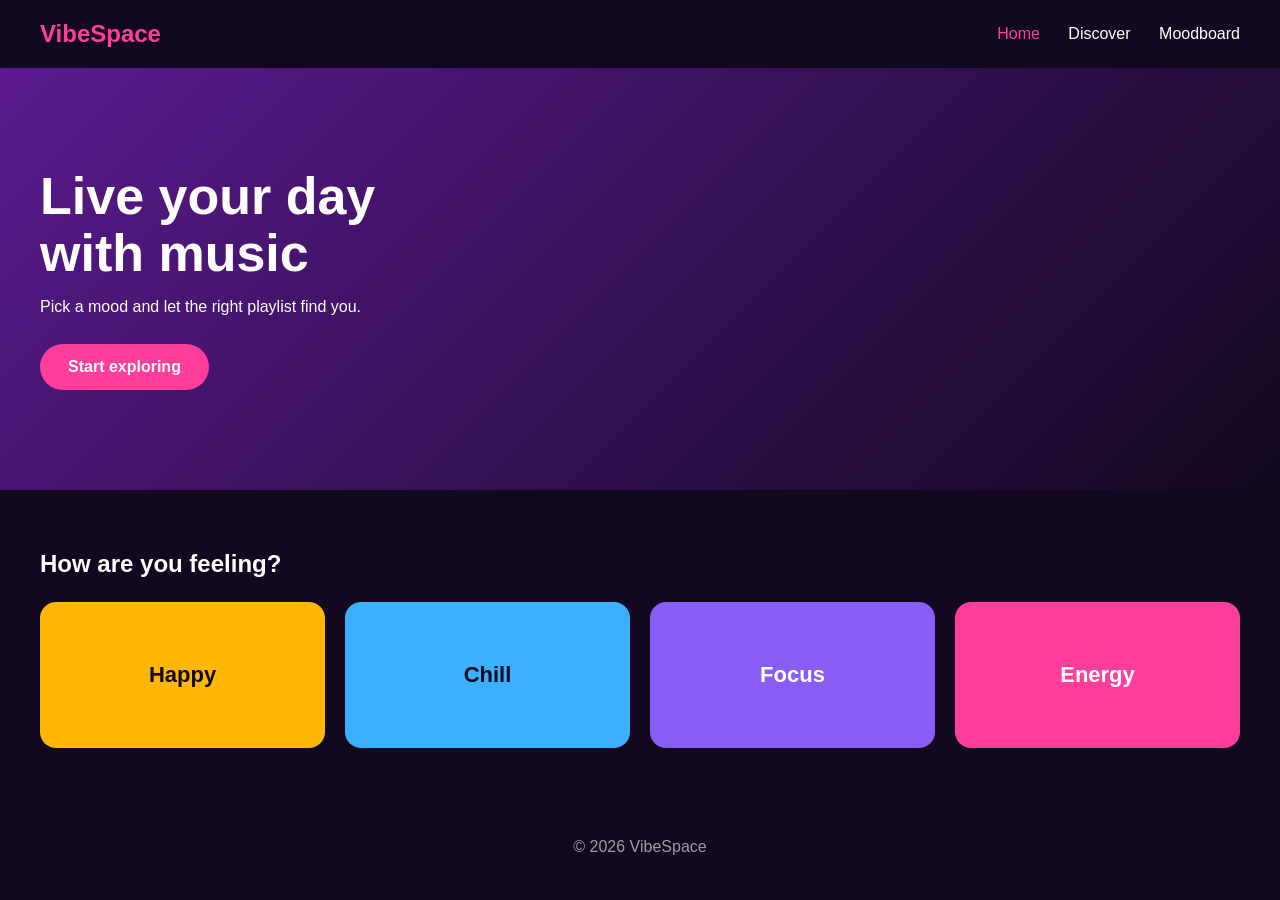
<file: index.html>
<!DOCTYPE html>
<html lang="en">
<head>
  <meta charset="UTF-8">
  <meta name="viewport" content="width=device-width, initial-scale=1.0">
  <title>VibeSpace - Home</title>
  <link rel="stylesheet" href="css/style.css">
</head>
<body>

  <header class="navbar">
    <a href="index.html" class="logo">VibeSpace</a>
    <nav>
      <a href="index.html" class="active">Home</a>
      <a href="discover.html">Discover</a>
      <a href="moodboard.html">Moodboard</a>
    </nav>
  </header>

  <section class="hero">
    <h1>Live your day<br>with music</h1>
    <p>Pick a mood and let the right playlist find you.</p>
    <a href="discover.html" class="btn">Start exploring</a>
  </section>

  <section class="moods">
    <h2>How are you feeling?</h2>
    <div class="card-grid">
      <a href="discover.html" class="card happy">Happy</a>
      <a href="discover.html" class="card chill">Chill</a>
      <a href="discover.html" class="card focus">Focus</a>
      <a href="discover.html" class="card energy">Energy</a>
    </div>
  </section>

  <footer>
    <p>&copy; 2026 VibeSpace</p>
  </footer>

</body>
</html>
</file>
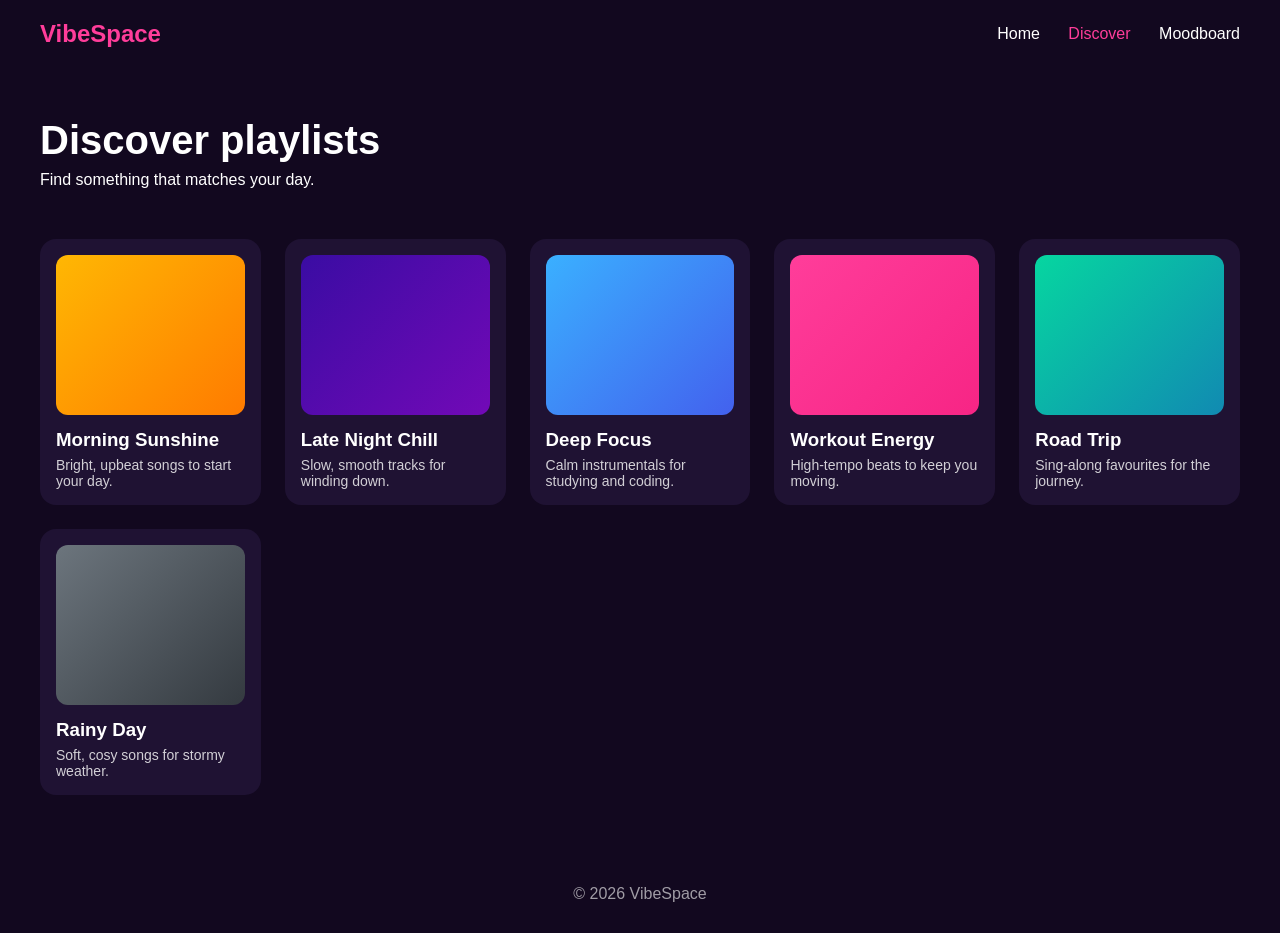
<file: discover.html>
<!DOCTYPE html>
<html lang="en">
<head>
  <meta charset="UTF-8">
  <meta name="viewport" content="width=device-width, initial-scale=1.0">
  <title>VibeSpace - Discover</title>
  <link rel="stylesheet" href="css/style.css">
</head>
<body>

  <header class="navbar">
    <a href="index.html" class="logo">VibeSpace</a>
    <nav>
      <a href="index.html">Home</a>
      <a href="discover.html" class="active">Discover</a>
      <a href="moodboard.html">Moodboard</a>
    </nav>
  </header>

  <section class="page-title">
    <h1>Discover playlists</h1>
    <p>Find something that matches your day.</p>
  </section>

  <section class="playlists">
    <article class="playlist">
      <div class="cover cover1"></div>
      <h3>Morning Sunshine</h3>
      <p>Bright, upbeat songs to start your day.</p>
    </article>

    <article class="playlist">
      <div class="cover cover2"></div>
      <h3>Late Night Chill</h3>
      <p>Slow, smooth tracks for winding down.</p>
    </article>

    <article class="playlist">
      <div class="cover cover3"></div>
      <h3>Deep Focus</h3>
      <p>Calm instrumentals for studying and coding.</p>
    </article>

    <article class="playlist">
      <div class="cover cover4"></div>
      <h3>Workout Energy</h3>
      <p>High-tempo beats to keep you moving.</p>
    </article>

    <article class="playlist">
      <div class="cover cover5"></div>
      <h3>Road Trip</h3>
      <p>Sing-along favourites for the journey.</p>
    </article>

    <article class="playlist">
      <div class="cover cover6"></div>
      <h3>Rainy Day</h3>
      <p>Soft, cosy songs for stormy weather.</p>
    </article>
  </section>

  <footer>
    <p>&copy; 2026 VibeSpace</p>
  </footer>

</body>
</html>
</file>
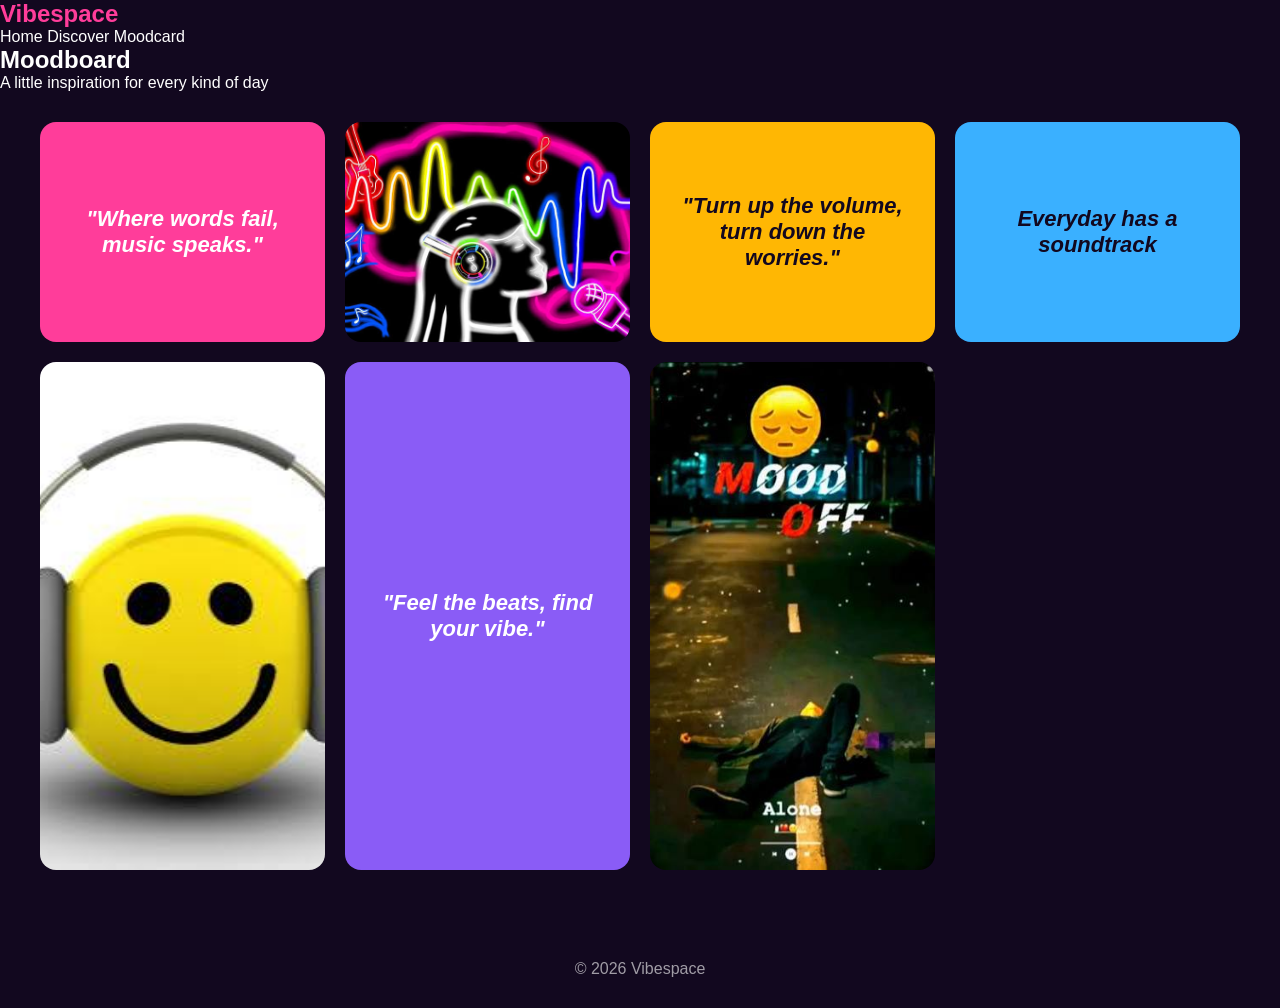
<file: moodboard.html>
<!DOCTYPE html>
<html lang="en">
 <head>
  <meta charset="UTF-8">
  <meta name="viewport" content="width=device-width, initial-scale=1.0">
  <title>VibeSpace - moodcard</title>
  <link rel="stylesheet" href="css/style.css">
 </head>
 <body>
	
	<header>
		<a href="index.html" class="logo">Vibespace</a>
		<nav>
			<a href="index.html">Home</a>
			<a href="discover.html">Discover</a>
			<a href="moodcard.html" class="active">Moodcard</a>
		</nav>
	</header>
	
	<section class="page-tittle">
		<h1>Moodboard</h1>
		<p>A little inspiration for every kind of day</p>
	
	<section class="board">
		<div class="tile quote tile-pink">
			<p>"Where words fail, music speaks."</p>
		</div>
		
		<div class="tile tile-photo">
			<img src="images/music2.jpeg" alt="Mood image 2">
		</div>
	
		<div class="tile quote tile-yellow">
			<p>"Turn up the volume, turn down the worries."</p>
		</div>
		
		<div class="tile quote tile-blue">
			<p>Everyday has a soundtrack</p>
		</div>
		
		<div class="tile tile-photo">
			<img src="images/musichappy.jpeg" alt="Mood happy">
		</div>
		
		<div class="tile quote tile-purple">
			<p>"Feel the beats, find your vibe."</p>
		</div>
		
		<div class="tile tile-photo">
			<img src="images/musicsad.jpeg" alt="Mood sad">
		</div>
	</section>
	
	<footer>
		<p>&copy; 2026 Vibespace</p>
	</footer>
 </body>

</html>
</file>
<file: css/style.css>
* {
  margin: 0;
  padding: 0;
  box-sizing: border-box;
}

body {
  font-family: Arial, sans-serif;
  background: #12081f;
  color: #ffffff;
}

a {
  text-decoration: none;
  color: inherit;
}

/* Navigation bar */
.navbar {
  display: flex;
  justify-content: space-between;
  align-items: center;
  padding: 20px 40px;
}

.logo {
  font-size: 24px;
  font-weight: bold;
  color: #ff3d9a;
}

.navbar nav a {
  margin-left: 24px;
  transition: color 0.3s;
}

.navbar nav a:hover,
.navbar nav a.active {
  color: #ff3d9a;
}

/* Hero section */
.hero {
  padding: 100px 40px;
  background: linear-gradient(135deg, #5b1a8f, #12081f);
  background-size: cover;
  background-position: center;
  
}

.hero h1 {
  font-size: 52px;
  line-height: 1.1;
  margin-bottom: 16px;
}

.hero p {
  margin-bottom: 28px;
  max-width: 400px;
}

.btn {
  display: inline-block;
  padding: 14px 28px;
  background: #ff3d9a;
  border-radius: 30px;
  font-weight: bold;
  transition: transform 0.3s, background 0.3s;
}

.btn:hover {
  background: #ff6bb3;
  transform: scale(1.05);
}

/* Mood cards */
.moods {
  padding: 60px 40px;
}

.moods h2 {
  margin-bottom: 24px;
}

.card-grid {
  display: grid;
  grid-template-columns: repeat(auto-fit, minmax(180px, 1fr));
  gap: 20px;
}

.card {
  padding: 60px 20px;
  border-radius: 16px;
  text-align: center;
  font-size: 22px;
  font-weight: bold;
  transition: transform 0.3s;
}

.card:hover {
  transform: translateY(-8px);
}

.happy  { background: #ffb703; color: #12081f; }
.chill  { background: #3ab0ff; color: #12081f; }
.focus  { background: #8a5cf6; }
.energy { background: #ff3d9a; }

/* Footer */
footer {
  text-align: center;
  padding: 30px;
  opacity: 0.6;
}
/* Page title (Discover and Moodboard) */
.page-title {
  padding: 50px 40px 20px;
}

.page-title h1 {
  font-size: 40px;
  margin-bottom: 8px;
}

/* Playlist grid */
.playlists {
  display: grid;
  grid-template-columns: repeat(auto-fit, minmax(220px, 1fr));
  gap: 24px;
  padding: 30px 40px 60px;
}

.playlist {
  background: #1f1233;
  border-radius: 16px;
  padding: 16px;
  transition: transform 0.3s, box-shadow 0.3s;
}

.playlist:hover {
  transform: translateY(-8px);
  box-shadow: 0 10px 25px rgba(255, 61, 154, 0.3);
}

.cover {
  height: 160px;
  border-radius: 12px;
  margin-bottom: 14px;
  object-fit: cover;
  width: 100%
  
}

.playlist h3 {
  margin-bottom: 6px;
}

.playlist p {
  font-size: 14px;
  opacity: 0.8;
}

.cover1 { background: linear-gradient(135deg, #ffb703, #ff7b00); }
.cover2 { background: linear-gradient(135deg, #3a0ca3, #7209b7); }
.cover3 { background: linear-gradient(135deg, #3ab0ff, #4361ee); }
.cover4 { background: linear-gradient(135deg, #ff3d9a, #f72585); }
.cover5 { background: linear-gradient(135deg, #06d6a0, #118ab2); }
.cover6 { background: linear-gradient(135deg, #6c757d, #343a40); }
/* Moodboard */
.board {
  display: grid;
  grid-template-columns: repeat(auto-fit, minmax(240px, 1fr));
  gap: 20px;
  padding: 30px 40px 60px;
}

.tile {
  border-radius: 16px;
  min-height: 220px;
  overflow: hidden;
  transition: transform 0.3s;
}

.tile:hover {
  transform: scale(1.03);
}

.quote {
  display: flex;
  align-items: center;
  justify-content: center;
  padding: 30px;
  text-align: center;
  font-size: 22px;
  font-style: italic;
  font-weight: bold;
}

.tile-pink   { background: #ff3d9a; }
.tile-yellow { background: #ffb703; color: #12081f; }
.tile-blue   { background: #3ab0ff; color: #12081f; }
.tile-purple { background: #8a5cf6; }

.tile-photo img {
  width: 100%;
  height: 100%;
  object-fit: cover;
  display: block;
}
/* Phones and small screens */
@media (max-width: 600px) {
  .navbar {
    flex-direction: column;
    gap: 12px;
    padding: 16px 20px;
  }

  .navbar nav a {
    margin: 0 10px;
  }

  .hero {
    padding: 60px 20px;
  }

  .hero h1 {
    font-size: 36px;
  }

  .moods,
  .page-title,
  .playlists,
  .board {
    padding-left: 20px;
    padding-right: 20px;
  }

  .page-title h1 {
    font-size: 30px;
  }
}
</file>
